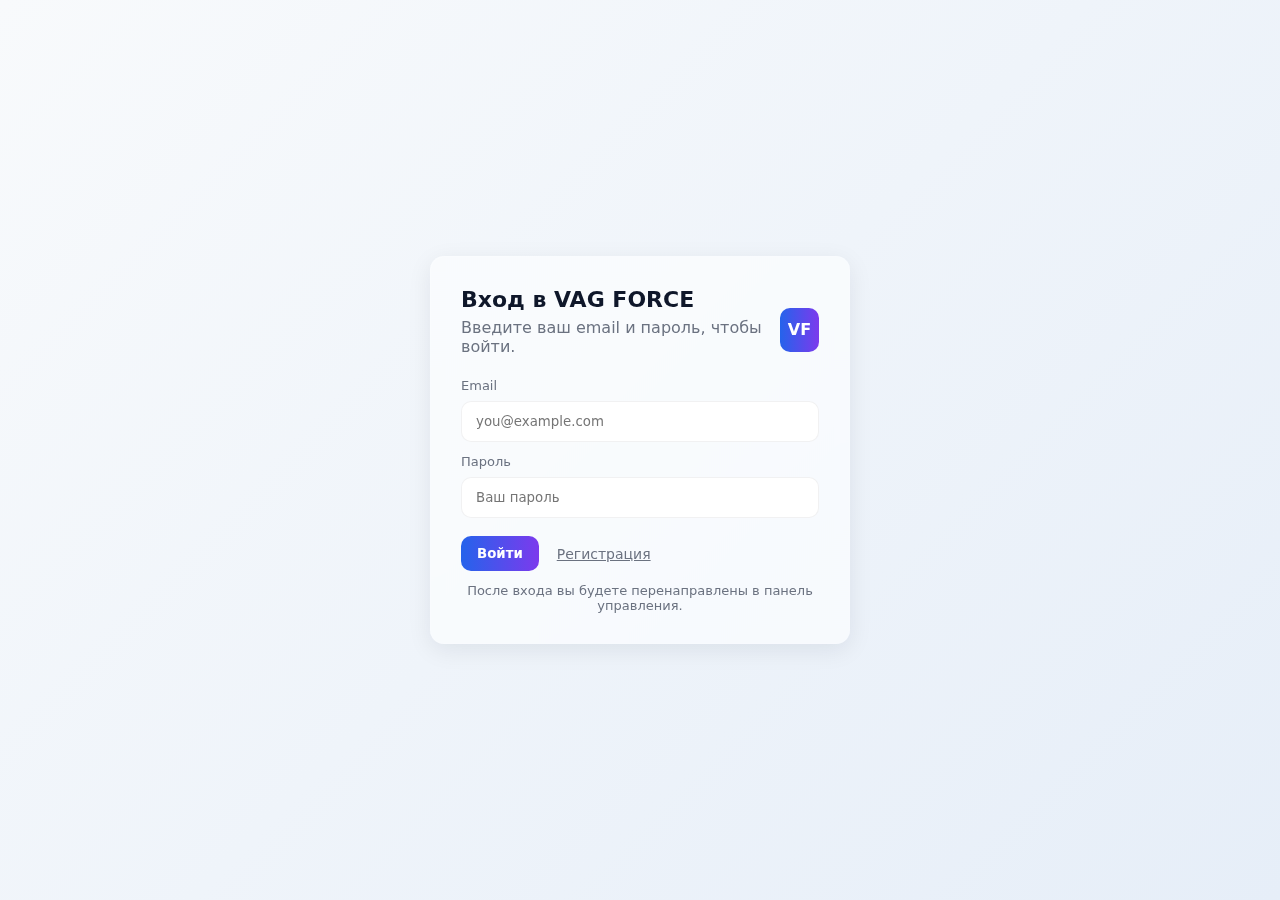
<file: templates/login.html>
<!doctype html>
<html lang="ru" data-theme="auto">
<head>
  <meta charset="utf-8" />
  <meta name="viewport" content="width=device-width,initial-scale=1" />
  <title>Вход — VAG FORCE</title>
  <style>
    :root{
      --bg-gradient: linear-gradient(135deg,#f8fafc,#e6eef8);
      --card-bg: #ffffff;
      --text: #0f172a;
      --muted: #6b7280;
      --accent: #2563eb;
      --accent-2: #7c3aed;
      --success: #10b981;
      --danger: #ef4444;
      --glass: rgba(255,255,255,0.6);
      --shadow: 0 6px 24px rgba(16,24,40,0.08);
      --radius: 14px;
    }
    html[data-theme="dark"]{
      --bg-gradient: linear-gradient(135deg,#0b1220,#061226);
      --card-bg: rgba(8,10,15,0.6);
      --text: #e6eef8;
      --muted: #9ca3af;
      --accent: #60a5fa;
      --accent-2: #a78bfa;
      --success: #34d399;
      --danger: #fb7185;
      --glass: rgba(255,255,255,0.04);
      --shadow: 0 10px 30px rgba(2,6,23,0.6);
    }

    *{box-sizing:border-box;font-family: Inter, ui-sans-serif, system-ui, -apple-system, "Segoe UI", Roboto, "Helvetica Neue", Arial;}

    body{
      min-height:100vh;
      margin:0;
      display:flex;
      align-items:center;
      justify-content:center;
      background:var(--bg-gradient);
      color:var(--text);
      padding:24px;
    }

    .card{
      width:100%;
      max-width:420px;
      background:var(--glass);
      border-radius:var(--radius);
      padding:30px;
      box-shadow:var(--shadow);
      backdrop-filter: blur(6px) saturate(120%);
      border: 1px solid rgba(255,255,255,0.06);
    }
    html[data-theme="dark"] .card{ border-color: rgba(255,255,255,0.03); }

    h1{ margin:0 0 6px 0; font-size:22px; }
    p.lead{ margin:0 0 16px 0; color:var(--muted); }

    label{ font-size:13px; color:var(--muted); }
    input[type="email"], input[type="password"]{
      width:100%;
      padding:12px 14px;
      border-radius:10px;
      border:1px solid rgba(16,24,40,0.06);
      background: rgba(255,255,255,0.9);
      color:var(--text);
      outline:none;
      margin-top:8px;
      transition: box-shadow .12s ease, transform .08s ease;
    }
    html[data-theme="dark"] input[type="email"], html[data-theme="dark"] input[type="password"]{
      background: rgba(255,255,255,0.02);
      border:1px solid rgba(255,255,255,0.04);
    }
    input:focus{ box-shadow: 0 8px 20px rgba(37,99,235,0.12); transform: translateY(-1px); }

    .actions{ margin-top:18px; display:flex; gap:12px; align-items:center; }
    .cta{ background: linear-gradient(90deg,var(--accent),var(--accent-2)); color:white; border:none; padding:10px 16px; border-radius:10px; cursor:pointer; font-weight:600; }
    .cta[disabled]{ opacity:0.6; cursor:not-allowed; }

    .linkish{ background:transparent; border:none; color:var(--muted); cursor:pointer; font-size:14px; text-decoration:underline; }

    .error{ margin-top:12px; padding:10px 12px; background: rgba(239,68,68,0.08); color:var(--danger); border-radius:8px; font-size:14px; display:none; }
    html[data-theme="dark"] .error{ background: rgba(251,113,133,0.06); color:var(--danger); }

    .small{ font-size:13px; color:var(--muted); margin-top:12px; text-align:center; }
    @media (max-width:480px){
      .card{ padding:20px; }
    }
  </style>
</head>
<body>
  <main class="card" role="main" aria-labelledby="login-title">
    <div style="display:flex;justify-content:space-between;align-items:center;margin-bottom:6px">
      <div>
        <h1 id="login-title">Вход в VAG FORCE</h1>
        <p class="lead">Введите ваш email и пароль, чтобы войти.</p>
      </div>
      <div style="font-weight:700;color:var(--accent);background:linear-gradient(90deg,var(--accent),var(--accent-2));width:44px;height:44px;border-radius:10px;display:flex;align-items:center;justify-content:center;color:#fff">VF</div>
    </div>

    <form id="loginForm" novalidate>
      <div style="display:flex;flex-direction:column;">
        <label for="email">Email</label>
        <input id="email" name="email" type="email" required placeholder="you@example.com" autocomplete="email" />
      </div>

      <div style="display:flex;flex-direction:column;margin-top:12px;">
        <label for="password">Пароль</label>
        <input id="password" name="password" type="password" required placeholder="Ваш пароль" autocomplete="current-password" />
      </div>

      <div class="actions">
        <button class="cta" id="loginBtn" type="submit">Войти</button>
        <button type="button" class="linkish" onclick="location.href='/register'">Регистрация</button>
      </div>

      <div id="error" class="error" role="alert" aria-live="assertive"></div>
      <div class="small">После входа вы будете перенаправлены в панель управления.</div>
    </form>
  </main>

  <script>
    // Theme auto handling (reuse same idea as register)
    const html = document.documentElement;
    const stored = localStorage.getItem('vf-theme');
    function applyTheme(t){
      if(t === 'light' || t === 'dark'){
        html.setAttribute('data-theme', t);
      } else {
        const prefersDark = window.matchMedia && window.matchMedia('(prefers-color-scheme: dark)').matches;
        html.setAttribute('data-theme', prefersDark ? 'dark' : 'light');
      }
    }
    applyTheme(stored || 'auto');

    const form = document.getElementById('loginForm');
    const loginBtn = document.getElementById('loginBtn');
    const errBox = document.getElementById('error');

    function showError(msg){
      errBox.style.display = 'block';
      errBox.textContent = msg;
    }
    function hideError(){
      errBox.style.display = 'none';
      errBox.textContent = '';
    }

    form.addEventListener('submit', async (e) => {
      e.preventDefault();
      hideError();

      const email = form.email.value.trim();
      const password = form.password.value;

      if(!email || !password){
        showError('Заполните все поля.');
        return;
      }
      const emailRe = /^[^\s@]+@[^\s@]+\.[^\s@]+$/;
      if(!emailRe.test(email)){
        showError('Введите корректный email.');
        return;
      }

      loginBtn.disabled = true;
      loginBtn.textContent = 'Входим...';

      try{
        const res = await fetch('/api/auth/login', {
          method: 'POST',
          headers: {'Content-Type':'application/json'},
          body: JSON.stringify({ email, password })
        });

        const data = await (res.headers.get('content-type')||'').includes('application/json') ? await res.json() : null;

        if(!res.ok){
          const detail = data && (data.detail || data.message) ? (data.detail || data.message) : 'Ошибка входа';
          showError(detail);
          loginBtn.disabled = false;
          loginBtn.textContent = 'Войти';
          return;
        }

        // expected { access_token, token_type }
        const token = data && data.access_token ? data.access_token : null;
        if(!token){
          showError('Сервер вернул неправильный ответ.');
          loginBtn.disabled = false;
          loginBtn.textContent = 'Войти';
          return;
        }

  // Save token and redirect to profile
  localStorage.setItem('vf_token', token);
  try{ if(window.vfUI && typeof window.vfUI.updateAuthUI === 'function') window.vfUI.updateAuthUI() }catch(e){}
  location.href = '/profile';
      } catch(err){
        console.error(err);
        showError('Сервер не отвечает. Попробуйте позже.');
      } finally {
        loginBtn.disabled = false;
        loginBtn.textContent = 'Войти';
      }
    });

    // If already logged in, optionally redirect
    (function(){
      const t = localStorage.getItem('vf_token');
      if(t){
        // optionally auto-redirect to profile
        // location.href = '/profile';
      }
    })();
  </script>
</body>
</html>
</file>
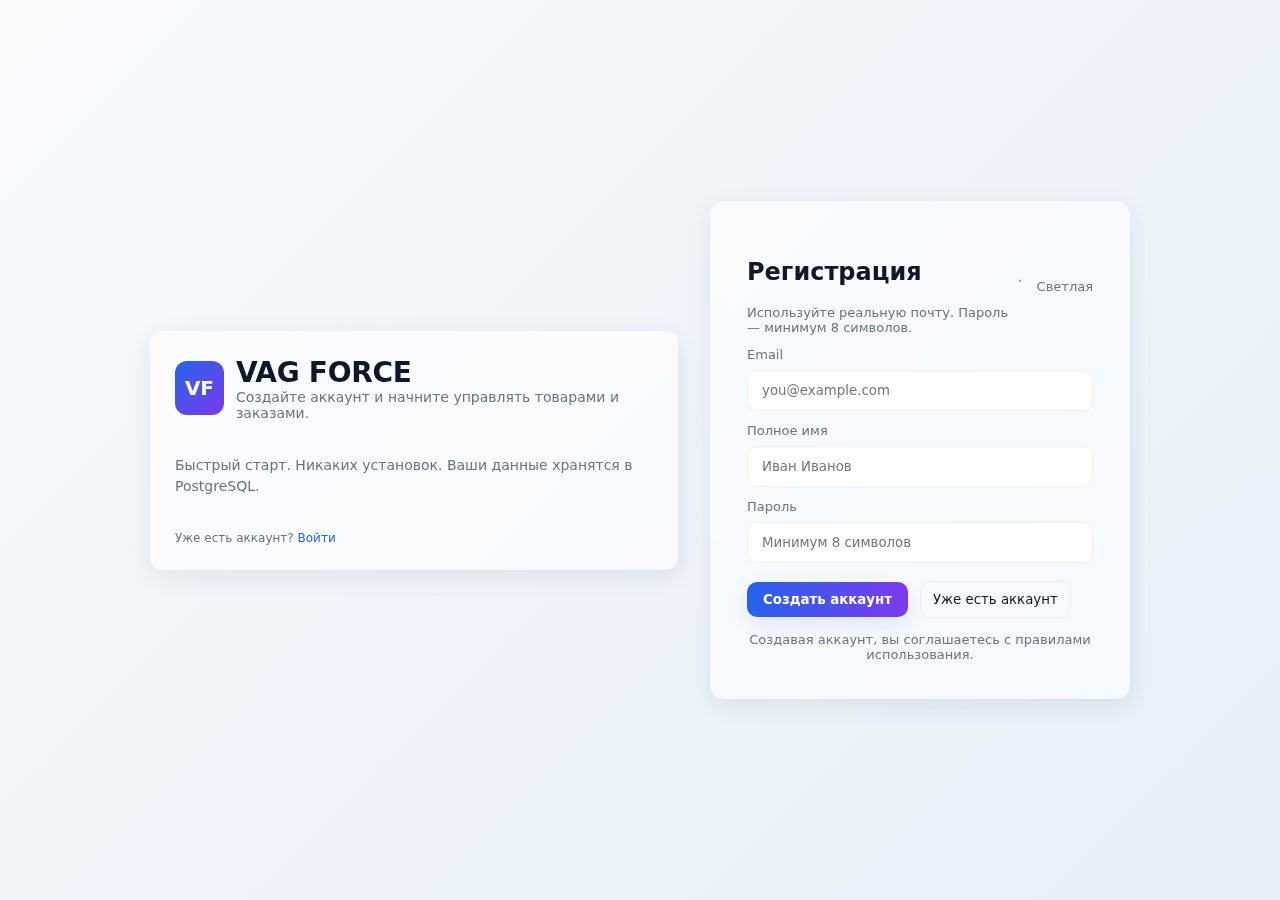
<file: templates/register.html>
<!doctype html>
<html lang="ru" data-theme="auto">
<head>
  <meta charset="utf-8" />
  <meta name="viewport" content="width=device-width,initial-scale=1" />
  <title>Регистрация — VAG FORCE</title>
  <style>
    :root{
      --bg-gradient: linear-gradient(135deg,#f8fafc,#e6eef8);
      --card-bg: #ffffff;
      --text: #0f172a;
      --muted: #6b7280;
      --accent: #2563eb;
      --accent-2: #7c3aed;
      --success: #10b981;
      --danger: #ef4444;
      --glass: rgba(255,255,255,0.6);
      --shadow: 0 6px 24px rgba(16,24,40,0.08);
      --radius: 14px;
      transition: 0.2s ease;
    }

    /* Dark theme */
    html[data-theme="dark"]{
      --bg-gradient: linear-gradient(135deg,#0b1220,#061226);
      --card-bg: rgba(8,10,15,0.6);
      --text: #e6eef8;
      --muted: #9ca3af;
      --accent: #60a5fa;
      --accent-2: #a78bfa;
      --success: #34d399;
      --danger: #fb7185;
      --glass: rgba(255,255,255,0.04);
      --shadow: 0 10px 30px rgba(2,6,23,0.6);
    }

    /* Respect prefers-color-scheme by default */
    @media (prefers-color-scheme: dark){
      html[data-theme="auto"]{ --use-dark: 1; }
    }
    @media (prefers-color-scheme: light){
      html[data-theme="auto"]{ --use-dark: 0; }
    }

    /* If auto and prefers-dark -> set data-theme=dark via JS on load */
    *{box-sizing:border-box;font-family: Inter, ui-sans-serif, system-ui, -apple-system, "Segoe UI", Roboto, "Helvetica Neue", Arial;}

    body{
      min-height:100vh;
      margin:0;
      display:flex;
      align-items:center;
      justify-content:center;
      background:var(--bg-gradient);
      color:var(--text);
      -webkit-font-smoothing:antialiased;
      -moz-osx-font-smoothing:grayscale;
      padding:24px;
    }

    .wrap{
      width:100%;
      max-width:980px;
      display:grid;
      grid-template-columns: 1fr 420px;
      gap:32px;
      align-items:center;
    }

    .panel{
      background:linear-gradient(180deg, rgba(255,255,255,0.45), rgba(255,255,255,0.12));
      background: var(--glass);
      border-radius:var(--radius);
      box-shadow:var(--shadow);
      padding:36px;
      backdrop-filter: blur(6px) saturate(120%);
      border: 1px solid rgba(255,255,255,0.06);
      transition: transform .18s ease, box-shadow .18s ease;
    }

    html[data-theme="dark"] .panel{ border: 1px solid rgba(255,255,255,0.03); }

    .panel:hover{ transform: translateY(-4px); box-shadow: 0 18px 48px rgba(2,6,23,0.55); }

    .brand{
      padding:24px;
      border-radius:12px;
      display:flex;
      flex-direction:column;
      gap:16px;
      align-items:flex-start;
      justify-content:center;
      color:var(--text);
    }
    .brand h1{ margin:0; font-size:28px; letter-spacing:-0.3px; }
    .brand p{ margin:0; color:var(--muted); font-size:14px; }

    form h2{ margin:0 0 12px 0; font-size:20px; }
    .field{ margin-top:12px; display:flex; flex-direction:column; gap:8px; }
    label{ font-size:13px; color:var(--muted); }
    input[type="text"], input[type="email"], input[type="password"]{
      width:100%;
      padding:12px 14px;
      border-radius:10px;
      border:1px solid rgba(16,24,40,0.06);
      background: rgba(255,255,255,0.9);
      color:var(--text);
      outline:none;
      transition: box-shadow .12s ease, transform .08s ease;
    }
    html[data-theme="dark"] input[type="text"], html[data-theme="dark"] input[type="email"], html[data-theme="dark"] input[type="password"]{
      background: rgba(255,255,255,0.02);
      border:1px solid rgba(255,255,255,0.04);
    }
    input:focus{ box-shadow: 0 8px 20px rgba(37,99,235,0.12); transform: translateY(-1px); }

    .actions{ margin-top:18px; display:flex; gap:12px; align-items:center; }
    button.cta{
      background: linear-gradient(90deg,var(--accent),var(--accent-2));
      color:white;
      border:none;
      padding:10px 16px;
      border-radius:10px;
      font-weight:600;
      cursor:pointer;
      box-shadow: 0 8px 20px rgba(37,99,235,0.12);
      transition: transform .12s ease, box-shadow .12s ease, opacity .12s ease;
    }
    button.cta:active{ transform: translateY(1px); }
    button.cta[disabled]{ opacity:0.6; cursor:not-allowed; }

    .ghost{ background:transparent; border:1px solid rgba(16,24,40,0.06); color:var(--text); padding:10px 12px; border-radius:10px; cursor:pointer; }
    html[data-theme="dark"] .ghost{ border-color: rgba(255,255,255,0.04); }

    .help{ font-size:13px; color:var(--muted); margin-top:8px; }

    .error{
      margin-top:12px;
      padding:10px 12px;
      background: rgba(239,68,68,0.08);
      color:var(--danger);
      border-radius:8px;
      font-size:14px;
      display:none;
    }
    html[data-theme="dark"] .error{ background: rgba(251,113,133,0.06); color:var(--danger); }

    .success{
      margin-top:12px;
      padding:10px 12px;
      background: rgba(16,185,129,0.08);
      color:var(--success);
      border-radius:8px;
      font-size:14px;
      display:none;
    }

    .meta{ display:flex; gap:10px; align-items:center; justify-content:flex-end; }

    .theme-toggle{
      display:inline-flex;
      align-items:center;
      gap:8px;
      cursor:pointer;
      user-select:none;
      color:var(--muted);
      font-size:13px;
    }

    .small{
      font-size:13px;
      color:var(--muted);
      text-align:center;
      margin-top:14px;
    }

    .footer-note{ font-size:12px; color:var(--muted); text-align:center; margin-top:18px; }

    /* Responsive */
    @media (max-width:900px){
      .wrap{ grid-template-columns: 1fr; max-width:520px; }
      .brand{ order: -1; }
    }
  </style>
</head>
<body>
  <div class="wrap">
    <aside class="panel brand" aria-hidden="true">
      <div style="display:flex;align-items:center;gap:12px">
        <div style="width:54px;height:54px;border-radius:12px;background:linear-gradient(135deg,var(--accent),var(--accent-2));display:flex;align-items:center;justify-content:center;color:white;font-weight:700;font-size:20px">VF</div>
        <div>
          <h1>VAG FORCE</h1>
          <p>Создайте аккаунт и начните управлять товарами и заказами.</p>
        </div>
      </div>

      <div style="margin-top:18px;color:var(--muted);font-size:14px;line-height:1.5">
        Быстрый старт. Никаких установок. Ваши данные хранятся в PostgreSQL.
      </div>

      <div class="footer-note">Уже есть аккаунт? <a href="/login" style="color:var(--accent);text-decoration:none">Войти</a></div>
    </aside>

    <main class="panel" role="main" aria-labelledby="register-title">
      <div style="display:flex;justify-content:space-between;align-items:center;">
        <div>
          <h2 id="register-title">Регистрация</h2>
          <div class="help">Используйте реальную почту. Пароль — минимум 8 символов.</div>
        </div>
        <div class="meta">
          <div class="theme-toggle" id="themeToggle" title="Переключить тему">
            <svg id="themeIcon" width="18" height="18" viewBox="0 0 24 24" fill="none" style="opacity:0.9">
              <path d="M12 3v2" stroke="currentColor" stroke-width="1.6" stroke-linecap="round" stroke-linejoin="round"></path>
            </svg>
            <span id="themeLabel">Тема</span>
          </div>
        </div>
      </div>

      <form id="registerForm" novalidate>
        <div class="field">
          <label for="email">Email</label>
          <input id="email" name="email" type="email" required placeholder="you@example.com" autocomplete="email" />
        </div>

        <div class="field">
          <label for="full_name">Полное имя</label>
          <input id="full_name" name="full_name" type="text" required placeholder="Иван Иванов" autocomplete="name" />
        </div>

        <div class="field">
          <label for="password">Пароль</label>
          <input id="password" name="password" type="password" required minlength="8" placeholder="Минимум 8 символов" autocomplete="new-password" />
        </div>

        <div class="actions">
          <button class="cta" id="submitBtn" type="submit">Создать аккаунт</button>
          <button type="button" class="ghost" onclick="location.href='/login'">Уже есть аккаунт</button>
        </div>

        <div id="error" class="error" role="alert" aria-live="assertive"></div>
        <div id="success" class="success" role="status" aria-live="polite"></div>
        <div class="small">Создавая аккаунт, вы соглашаетесь с правилами использования.</div>
      </form>
    </main>
  </div>

  <script>
    // Theme handling (prefers-color-scheme + toggle)
    const html = document.documentElement;
    const stored = localStorage.getItem('vf-theme'); // 'light' | 'dark' | null
    function applyTheme(t){
      if(t === 'light' || t === 'dark'){
        html.setAttribute('data-theme', t);
      } else {
        // auto
        const prefersDark = window.matchMedia && window.matchMedia('(prefers-color-scheme: dark)').matches;
        html.setAttribute('data-theme', prefersDark ? 'dark' : 'light');
      }
    }
    applyTheme(stored || 'auto');

    const toggle = document.getElementById('themeToggle');
    const themeLabel = document.getElementById('themeLabel');
    function updateLabel(){
      const cur = html.getAttribute('data-theme');
      themeLabel.textContent = cur === 'dark' ? 'Тёмная' : cur === 'light' ? 'Светлая' : 'Авто';
    }
    updateLabel();
    toggle.addEventListener('click', () => {
      const cur = html.getAttribute('data-theme');
      let next;
      if(cur === 'auto' || !cur) next = 'dark';
      else if(cur === 'dark') next = 'light';
      else next = 'auto';
      if(next === 'auto') localStorage.removeItem('vf-theme'); else localStorage.setItem('vf-theme', next);
      applyTheme(next);
      updateLabel();
    });

    // Form logic
    const form = document.getElementById('registerForm');
    const submitBtn = document.getElementById('submitBtn');
    const errBox = document.getElementById('error');
    const okBox = document.getElementById('success');

    function showError(msg){
      okBox.style.display = 'none';
      errBox.style.display = 'block';
      errBox.textContent = msg;
    }
    function showSuccess(msg){
      errBox.style.display = 'none';
      okBox.style.display = 'block';
      okBox.textContent = msg;
    }

    async function submitHandler(e){
      e.preventDefault();
      errBox.style.display = 'none';
      okBox.style.display = 'none';

      const email = form.email.value.trim();
      const full_name = form.full_name.value.trim();
      const password = form.password.value;

      // Basic client-side validation
      if(!email || !full_name || !password){
        showError('Заполните все поля.');
        return;
      }
      if(password.length < 8){
        showError('Пароль должен содержать не менее 8 символов.');
        return;
      }
      // simple email regex
      const emailRe = /^[^\s@]+@[^\s@]+\.[^\s@]+$/;
      if(!emailRe.test(email)){
        showError('Введите корректный email.');
        return;
      }

      submitBtn.disabled = true;
      submitBtn.textContent = 'Подождите...';

      try{
        const res = await fetch('/api/auth/register', {
          method: 'POST',
          headers: {'Content-Type':'application/json'},
          body: JSON.stringify({ email, full_name, password })
        });

        const data = await (res.headers.get('content-type')||'').includes('application/json') ? await res.json() : null;

        if(!res.ok){
          // try to extract meaningful message
          const detail = data && (data.detail || data.message) ? (data.detail || data.message) : (data && typeof data === 'string' ? data : 'Ошибка регистрации');
          showError(detail);
          submitBtn.disabled = false;
          submitBtn.textContent = 'Создать аккаунт';
          return;
        }

        showSuccess('Успешно! Перенаправляем на страницу входа...');
        // small delay so user sees success
        setTimeout(()=> location.href = '/login', 900);
      } catch(err){
        showError('Сервер не отвечает. Попробуйте позже.');
        console.error(err);
      } finally {
        submitBtn.disabled = false;
        submitBtn.textContent = 'Создать аккаунт';
      }
    }

    form.addEventListener('submit', submitHandler);
  </script>
</body>
</html>
</file>
